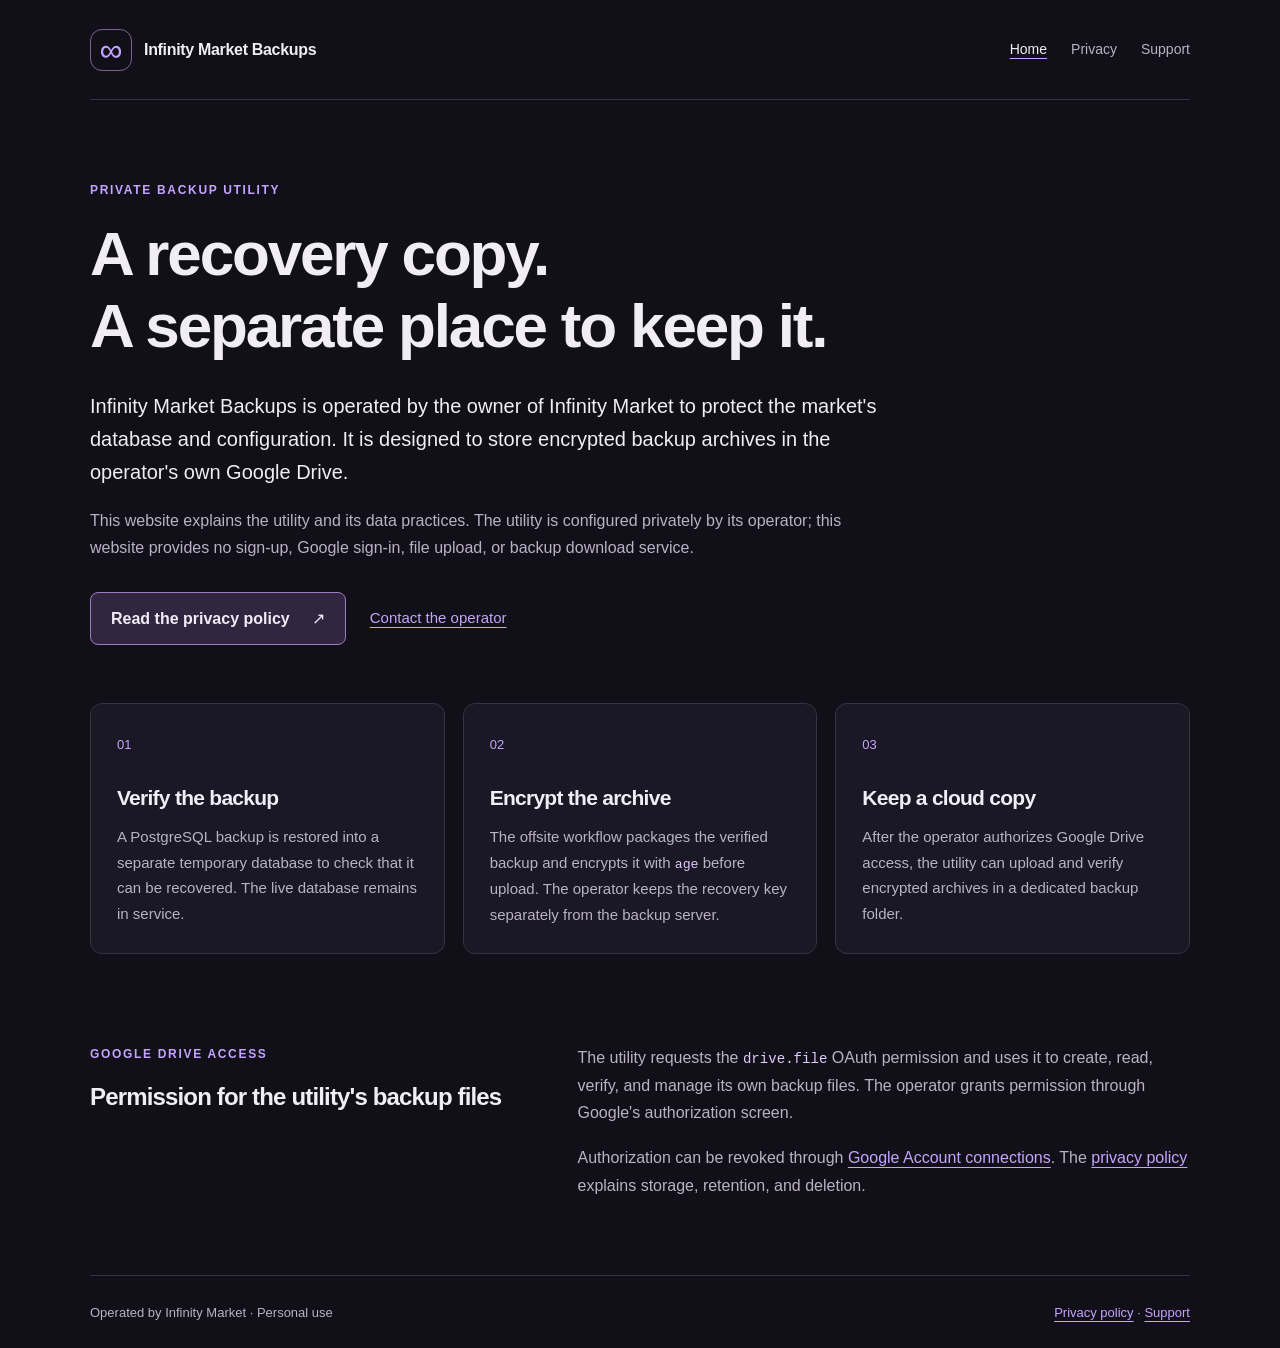
<file: index.html>
<!doctype html>
<html lang="en">
<head>
  <meta charset="utf-8">
  <meta name="viewport" content="width=device-width, initial-scale=1">
  <meta name="description" content="Infinity Market Backups is a private utility for verified, encrypted backups to the operator's Google Drive.">
  <meta name="color-scheme" content="dark">
  <title>Infinity Market Backups</title>
  <link rel="stylesheet" href="styles.css">
</head>
<body>
  <a class="skip-link" href="#main">Skip to content</a>
  <header class="site-header">
    <a class="brand" href="index.html"><span class="brand-mark" aria-hidden="true">∞</span><span>Infinity Market Backups</span></a>
    <nav aria-label="Main navigation">
      <a href="index.html" aria-current="page">Home</a>
      <a href="privacy.html">Privacy</a>
      <a href="https://github.com/InfinityGGHQ/infinity-backup-info/issues">Support</a>
    </nav>
  </header>
  <main id="main">
    <section class="hero" aria-labelledby="page-title">
      <p class="eyebrow">Private backup utility</p>
      <h1 id="page-title">A recovery copy.<br>A separate place to keep it.</h1>
      <p class="lead">Infinity Market Backups is operated by the owner of Infinity Market to protect the market's database and configuration. It is designed to store encrypted backup archives in the operator's own Google Drive.</p>
      <p>This website explains the utility and its data practices. The utility is configured privately by its operator; this website provides no sign-up, Google sign-in, file upload, or backup download service.</p>
      <div class="actions"><a class="button" href="privacy.html">Read the privacy policy <span aria-hidden="true">↗</span></a><a class="text-link" href="https://github.com/InfinityGGHQ/infinity-backup-info/issues">Contact the operator</a></div>
    </section>
    <section class="feature-grid" aria-label="Backup workflow">
      <article class="card"><span class="step">01</span><h2>Verify the backup</h2><p>A PostgreSQL backup is restored into a separate temporary database to check that it can be recovered. The live database remains in service.</p></article>
      <article class="card"><span class="step">02</span><h2>Encrypt the archive</h2><p>The offsite workflow packages the verified backup and encrypts it with <code>age</code> before upload. The operator keeps the recovery key separately from the backup server.</p></article>
      <article class="card"><span class="step">03</span><h2>Keep a cloud copy</h2><p>After the operator authorizes Google Drive access, the utility can upload and verify encrypted archives in a dedicated backup folder.</p></article>
    </section>
    <section class="access-panel" aria-labelledby="access-title">
      <div><p class="eyebrow">Google Drive access</p><h2 id="access-title">Permission for the utility's backup files</h2></div>
      <div><p>The utility requests the <code>drive.file</code> OAuth permission and uses it to create, read, verify, and manage its own backup files. The operator grants permission through Google's authorization screen.</p><p>Authorization can be revoked through <a href="https://myaccount.google.com/connections">Google Account connections</a>. The <a href="privacy.html">privacy policy</a> explains storage, retention, and deletion.</p></div>
    </section>
  </main>
  <footer class="site-footer"><p>Operated by Infinity Market · Personal use</p><p><a href="privacy.html">Privacy policy</a><span aria-hidden="true"> · </span><a href="https://github.com/InfinityGGHQ/infinity-backup-info/issues">Support</a></p></footer>
</body>
</html>
</file>
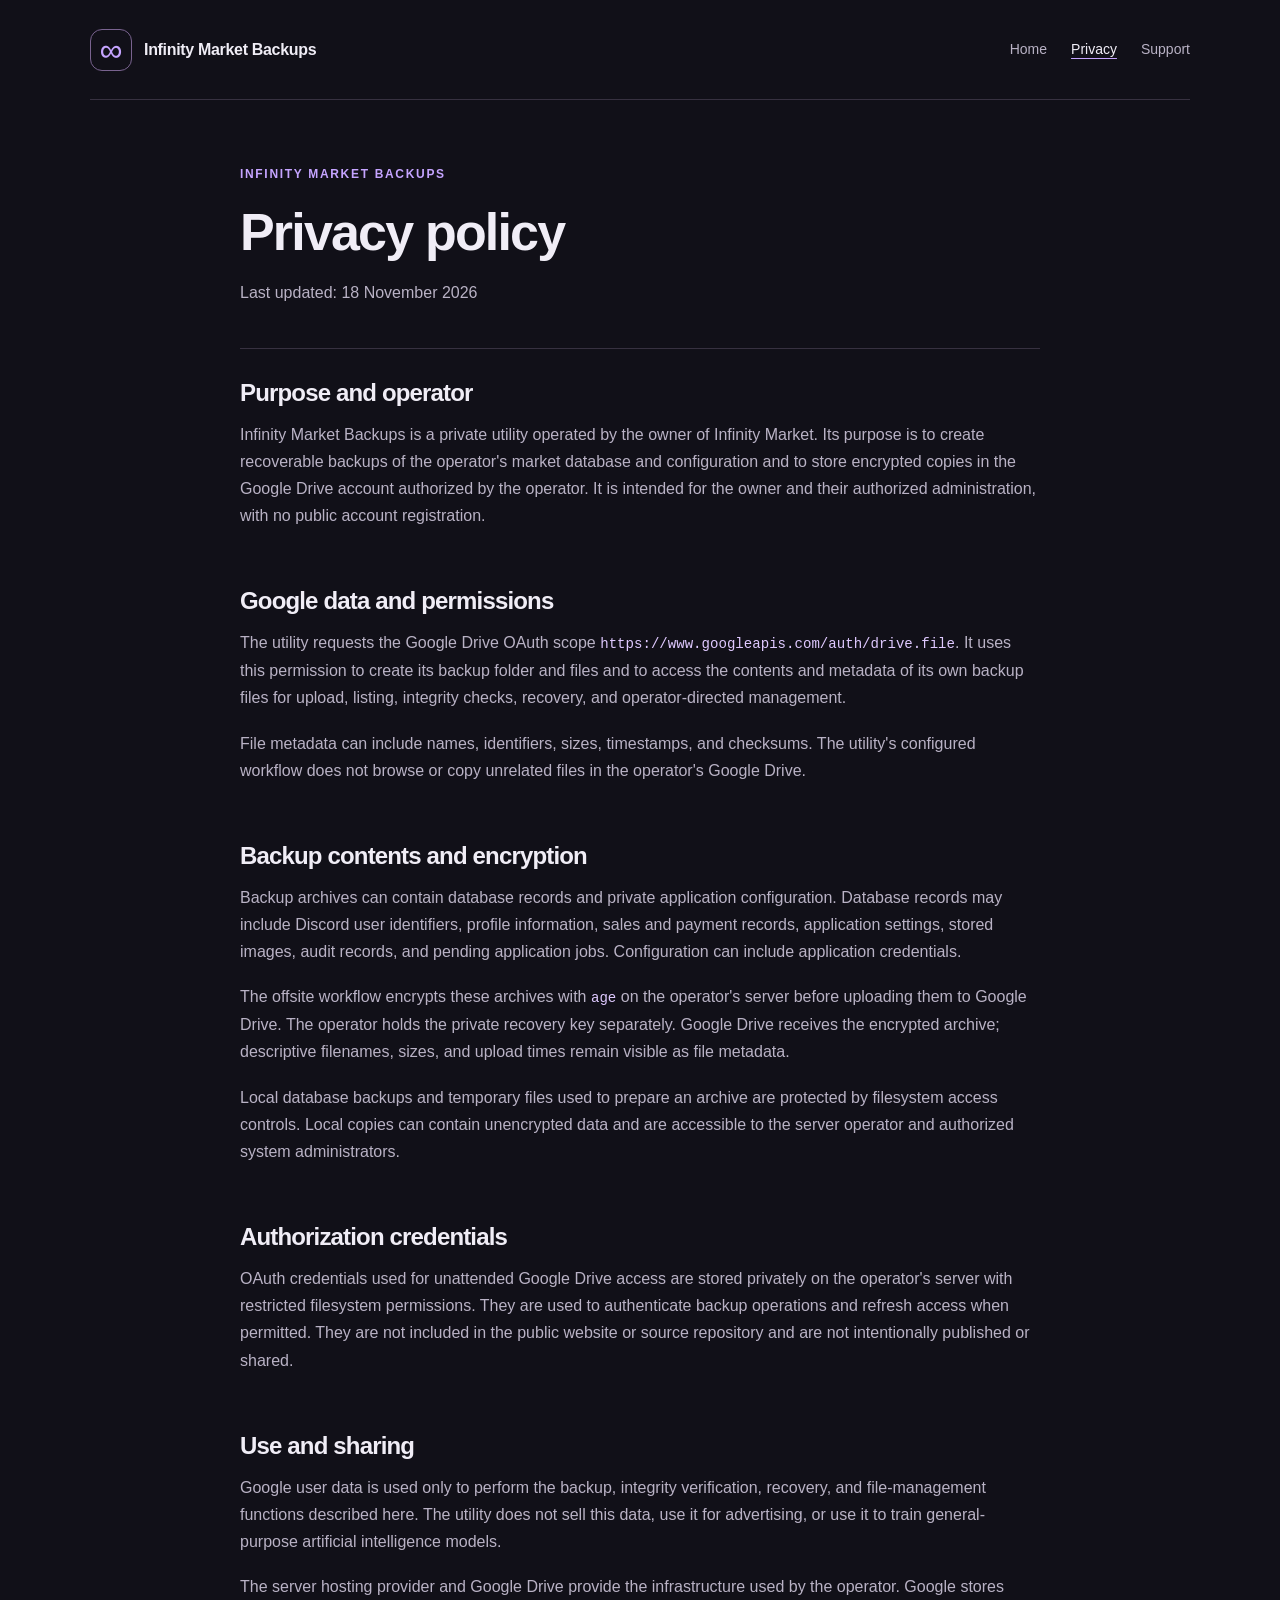
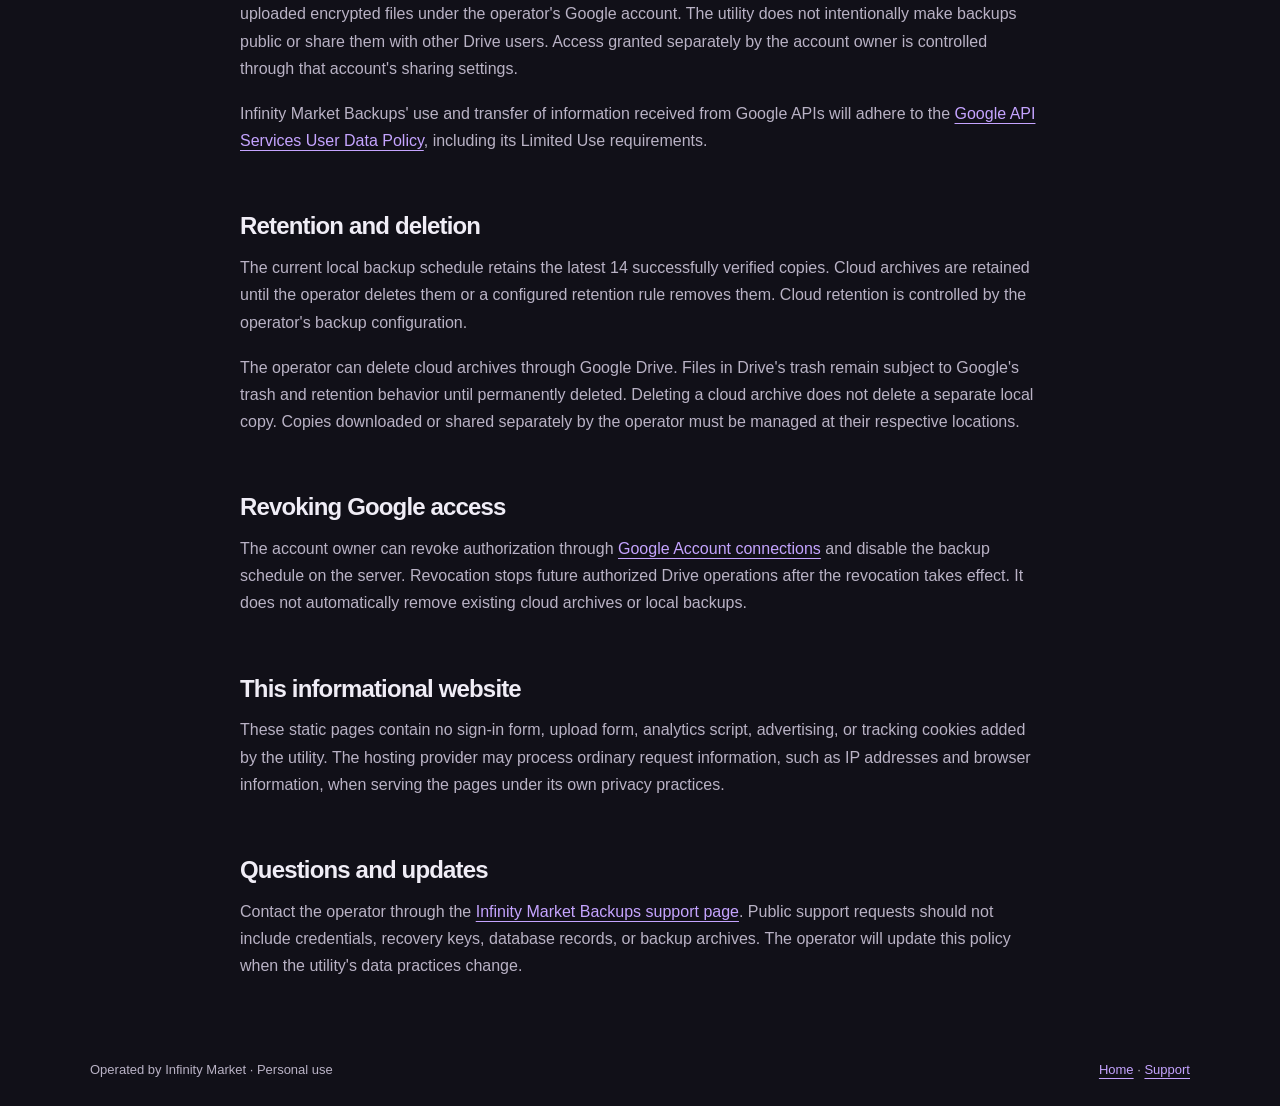
<file: privacy.html>
<!doctype html>
<html lang="en">
<head>
  <meta charset="utf-8">
  <meta name="viewport" content="width=device-width, initial-scale=1">
  <meta name="description" content="How Infinity Market Backups accesses, uses, stores, and manages backup data and Google Drive authorization.">
  <meta name="color-scheme" content="dark">
  <title>Privacy policy · Infinity Market Backups</title>
  <link rel="stylesheet" href="styles.css">
</head>
<body>
  <a class="skip-link" href="#main">Skip to content</a>
  <header class="site-header">
    <a class="brand" href="index.html"><span class="brand-mark" aria-hidden="true">∞</span><span>Infinity Market Backups</span></a>
    <nav aria-label="Main navigation">
      <a href="index.html">Home</a>
      <a href="privacy.html" aria-current="page">Privacy</a>
      <a href="https://github.com/InfinityGGHQ/infinity-backup-info/issues">Support</a>
    </nav>
  </header>
  <main id="main" class="policy">
    <header class="policy-heading"><p class="eyebrow">Infinity Market Backups</p><h1>Privacy policy</h1><p class="muted">Last updated: 18 November 2026</p></header>
    <section><h2>Purpose and operator</h2><p>Infinity Market Backups is a private utility operated by the owner of Infinity Market. Its purpose is to create recoverable backups of the operator's market database and configuration and to store encrypted copies in the Google Drive account authorized by the operator. It is intended for the owner and their authorized administration, with no public account registration.</p></section>
    <section><h2>Google data and permissions</h2><p>The utility requests the Google Drive OAuth scope <code>https://www.googleapis.com/auth/drive.file</code>. It uses this permission to create its backup folder and files and to access the contents and metadata of its own backup files for upload, listing, integrity checks, recovery, and operator-directed management.</p><p>File metadata can include names, identifiers, sizes, timestamps, and checksums. The utility's configured workflow does not browse or copy unrelated files in the operator's Google Drive.</p></section>
    <section><h2>Backup contents and encryption</h2><p>Backup archives can contain database records and private application configuration. Database records may include Discord user identifiers, profile information, sales and payment records, application settings, stored images, audit records, and pending application jobs. Configuration can include application credentials.</p><p>The offsite workflow encrypts these archives with <code>age</code> on the operator's server before uploading them to Google Drive. The operator holds the private recovery key separately. Google Drive receives the encrypted archive; descriptive filenames, sizes, and upload times remain visible as file metadata.</p><p>Local database backups and temporary files used to prepare an archive are protected by filesystem access controls. Local copies can contain unencrypted data and are accessible to the server operator and authorized system administrators.</p></section>
    <section><h2>Authorization credentials</h2><p>OAuth credentials used for unattended Google Drive access are stored privately on the operator's server with restricted filesystem permissions. They are used to authenticate backup operations and refresh access when permitted. They are not included in the public website or source repository and are not intentionally published or shared.</p></section>
    <section><h2>Use and sharing</h2><p>Google user data is used only to perform the backup, integrity verification, recovery, and file-management functions described here. The utility does not sell this data, use it for advertising, or use it to train general-purpose artificial intelligence models.</p><p>The server hosting provider and Google Drive provide the infrastructure used by the operator. Google stores uploaded encrypted files under the operator's Google account. The utility does not intentionally make backups public or share them with other Drive users. Access granted separately by the account owner is controlled through that account's sharing settings.</p><p>Infinity Market Backups' use and transfer of information received from Google APIs will adhere to the <a href="https://developers.google.com/terms/api-services-user-data-policy">Google API Services User Data Policy</a>, including its Limited Use requirements.</p></section>
    <section><h2>Retention and deletion</h2><p>The current local backup schedule retains the latest 14 successfully verified copies. Cloud archives are retained until the operator deletes them or a configured retention rule removes them. Cloud retention is controlled by the operator's backup configuration.</p><p>The operator can delete cloud archives through Google Drive. Files in Drive's trash remain subject to Google's trash and retention behavior until permanently deleted. Deleting a cloud archive does not delete a separate local copy. Copies downloaded or shared separately by the operator must be managed at their respective locations.</p></section>
    <section><h2>Revoking Google access</h2><p>The account owner can revoke authorization through <a href="https://myaccount.google.com/connections">Google Account connections</a> and disable the backup schedule on the server. Revocation stops future authorized Drive operations after the revocation takes effect. It does not automatically remove existing cloud archives or local backups.</p></section>
    <section><h2>This informational website</h2><p>These static pages contain no sign-in form, upload form, analytics script, advertising, or tracking cookies added by the utility. The hosting provider may process ordinary request information, such as IP addresses and browser information, when serving the pages under its own privacy practices.</p></section>
    <section><h2>Questions and updates</h2><p>Contact the operator through the <a href="https://github.com/InfinityGGHQ/infinity-backup-info/issues">Infinity Market Backups support page</a>. Public support requests should not include credentials, recovery keys, database records, or backup archives. The operator will update this policy when the utility's data practices change.</p></section>
  </main>
  <footer class="site-footer"><p>Operated by Infinity Market · Personal use</p><p><a href="index.html">Home</a><span aria-hidden="true"> · </span><a href="https://github.com/InfinityGGHQ/infinity-backup-info/issues">Support</a></p></footer>
</body>
</html>
</file>
<file: styles.css>
:root {
  color-scheme: dark;
  --background: #111018;
  --surface: #1a1824;
  --border: #373140;
  --text: #f0edf6;
  --muted: #b9b2c5;
  --accent: #c5a4ff;
  font-family: -apple-system, BlinkMacSystemFont, "Segoe UI", sans-serif;
  font-synthesis: none;
}
* { box-sizing: border-box; }
html { scroll-behavior: smooth; }
body { margin: 0; background: var(--background); color: var(--text); font-size: 16px; line-height: 1.7; }
a { color: var(--accent); text-underline-offset: 4px; }
a:hover { color: #e4d5ff; }
a:focus-visible { outline: 3px solid var(--accent); outline-offset: 5px; border-radius: 2px; }
.skip-link { position: absolute; left: 16px; top: -80px; z-index: 2; padding: 10px 16px; background: var(--text); color: var(--background); }
.skip-link:focus { top: 16px; }
.site-header, main, .site-footer { width: min(1100px, calc(100% - 48px)); margin-inline: auto; }
.site-header { min-height: 100px; display: flex; align-items: center; justify-content: space-between; gap: 24px; border-bottom: 1px solid var(--border); }
.brand { display: inline-flex; align-items: center; gap: 12px; color: var(--text); text-decoration: none; font-weight: 650; letter-spacing: -.02em; }
.brand-mark { width: 42px; height: 42px; display: grid; place-items: center; border: 1px solid #79638f; border-radius: 12px; color: var(--accent); font-size: 32px; font-weight: 400; line-height: 1; }
nav { display: flex; gap: 24px; font-size: 14px; }
nav a { color: var(--muted); text-decoration: none; }
nav a[aria-current="page"] { color: var(--text); text-decoration: underline; text-decoration-color: var(--accent); }
.hero { padding: 80px 0 58px; max-width: 800px; }
.eyebrow { margin: 0 0 18px; color: var(--accent); font-size: 12px; font-weight: 700; text-transform: uppercase; letter-spacing: .14em; }
h1, h2 { font-weight: 650; line-height: 1.16; letter-spacing: -.035em; }
h1 { margin: 0 0 28px; font-size: clamp(36px, 5.3vw, 62px); }
h2 { margin: 0 0 14px; font-size: 24px; }
p { margin: 0 0 18px; }
.hero > p:not(.eyebrow):not(.lead) { color: var(--muted); }
.hero > .lead { color: var(--text); font-size: 20px; line-height: 1.65; }
.actions { display: flex; flex-wrap: wrap; align-items: center; gap: 24px; margin-top: 30px; }
.button { display: inline-flex; align-items: center; gap: 22px; padding: 12px 20px; border: 1px solid #9b7bc2; border-radius: 8px; color: var(--text); background: #31253f; text-decoration: none; font-weight: 600; }
.button:hover { background: #413251; }
.text-link { font-size: 15px; }
.feature-grid { display: grid; grid-template-columns: repeat(3, minmax(0, 1fr)); gap: 18px; }
.card { padding: 26px; border: 1px solid var(--border); border-radius: 12px; background: var(--surface); }
.step { display: inline-block; margin-bottom: 30px; color: var(--accent); font-size: 13px; font-variant-numeric: tabular-nums; }
.card h2 { font-size: 21px; }
.card p { margin: 0; color: var(--muted); font-size: 15px; }
code { overflow-wrap: anywhere; font-family: ui-monospace, SFMono-Regular, Consolas, monospace; font-size: .88em; color: #dfc9ff; }
.access-panel { display: grid; grid-template-columns: 1fr 1.4fr; gap: 50px; padding: 58px 0; margin-top: 32px; border-bottom: 1px solid var(--border); }
.access-panel > div > p:not(.eyebrow) { color: var(--muted); }
.site-footer { display: flex; justify-content: space-between; flex-wrap: wrap; gap: 12px; padding: 26px 0; color: var(--muted); font-size: 13px; }
.site-footer p { margin: 0; }
.policy { max-width: 800px; }
.policy-heading { padding: 64px 0 24px; border-bottom: 1px solid var(--border); }
.policy-heading h1 { font-size: clamp(36px, 5vw, 52px); margin-bottom: 16px; }
.muted { color: var(--muted); }
.policy section { padding: 30px 0 10px; }
.policy section p { color: var(--muted); }
.policy section:last-child { padding-bottom: 36px; }
@media (max-width: 720px) {
  .site-header, main, .site-footer { width: calc(100% - 36px); }
  .site-header { align-items: flex-start; flex-direction: column; justify-content: center; gap: 18px; padding: 24px 0; }
  nav { gap: 26px; }
  .hero { padding: 48px 0 38px; }
  .hero > .lead { font-size: 18px; }
  .feature-grid, .access-panel { grid-template-columns: 1fr; }
  .card { padding: 24px; }
  .step { margin-bottom: 16px; }
  .access-panel { gap: 12px; padding: 38px 0; margin-top: 12px; }
  .policy-heading { padding-top: 40px; }
}
@media (prefers-reduced-motion: reduce) { html { scroll-behavior: auto; } }
</file>
